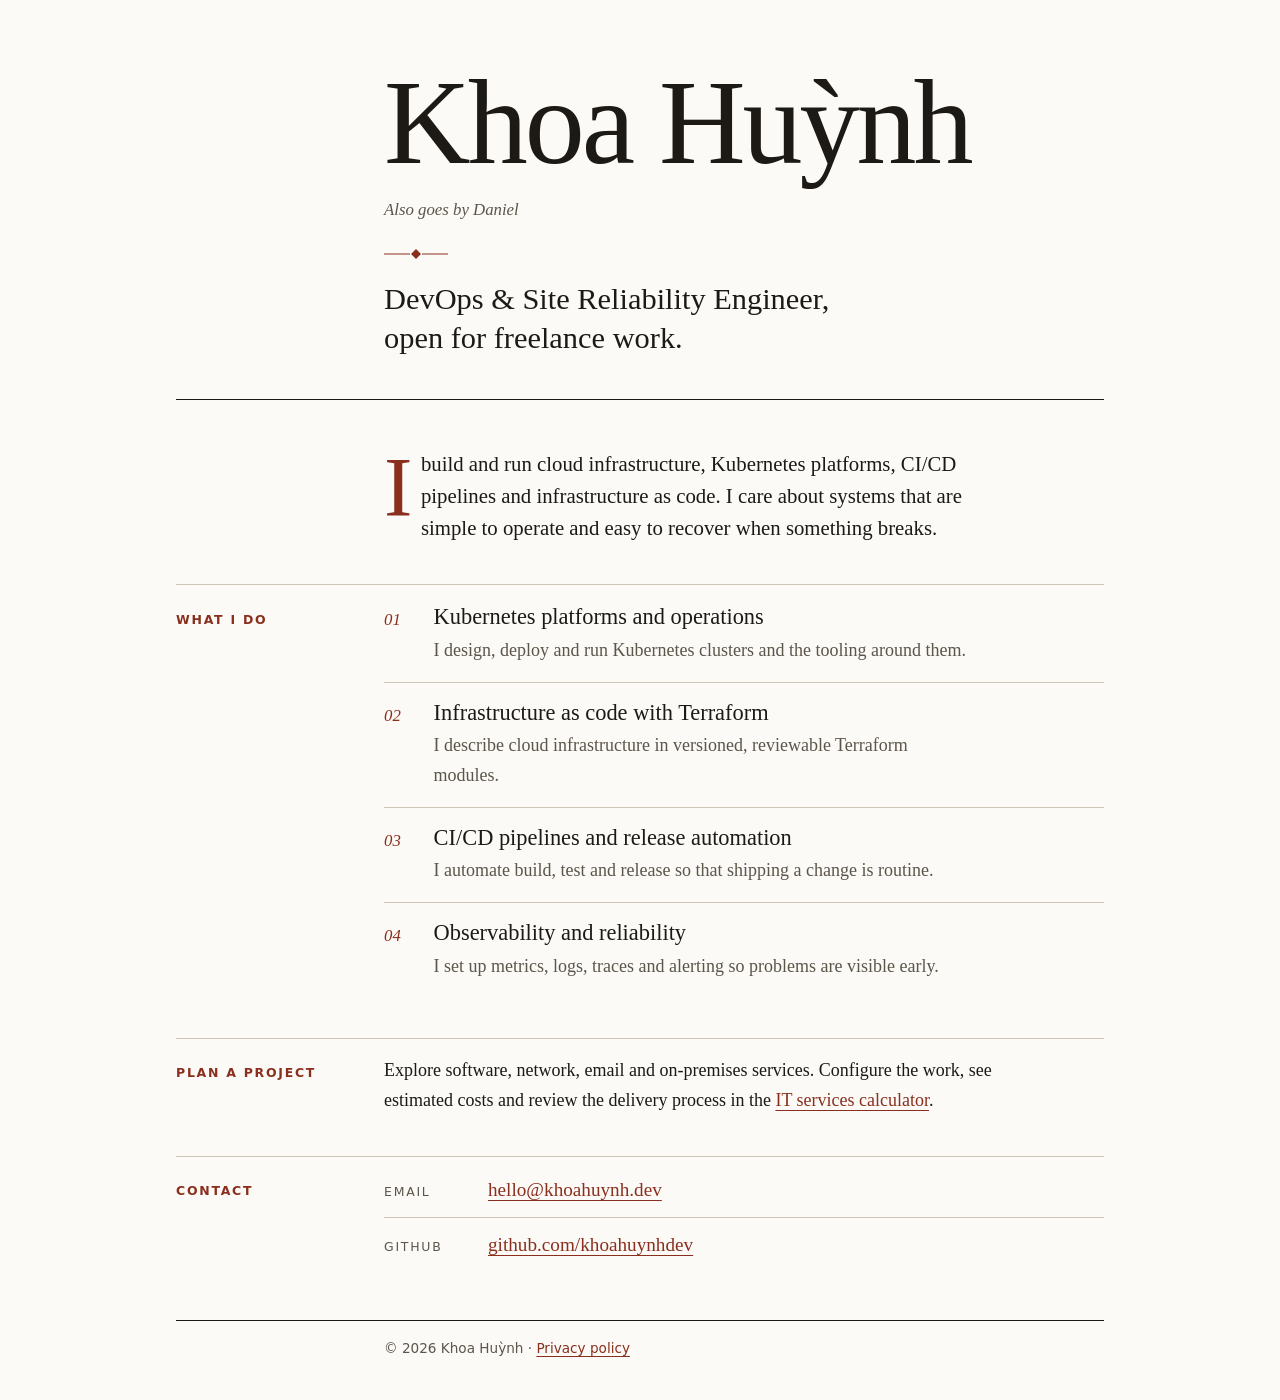
<file: index.html>
<!DOCTYPE html>
<html lang="en">
<head>
  <meta charset="utf-8">
  <meta name="viewport" content="width=device-width, initial-scale=1">
  <title>Khoa Huỳnh · DevOps &amp; SRE Engineer</title>
  <meta name="description" content="Khoa Huỳnh is a DevOps and Site Reliability Engineer who builds and runs cloud infrastructure, Kubernetes platforms, CI/CD and infrastructure as code. Open for freelance work.">
  <link rel="canonical" href="https://khoahuynh.dev/">
  <meta name="theme-color" content="#fbfaf7" media="(prefers-color-scheme: light)">
  <meta name="theme-color" content="#121413" media="(prefers-color-scheme: dark)">
  <meta property="og:type" content="website">
  <meta property="og:title" content="Khoa Huỳnh · DevOps &amp; SRE Engineer">
  <meta property="og:description" content="DevOps and Site Reliability Engineer, open for freelance work. Kubernetes, CI/CD, infrastructure as code and observability.">
  <meta property="og:url" content="https://khoahuynh.dev/">
  <meta property="og:site_name" content="Khoa Huỳnh">
  <meta property="og:locale" content="en_US">
  <meta property="og:image" content="https://khoahuynh.dev/og-image.png">
  <meta property="og:image:type" content="image/png">
  <meta property="og:image:width" content="1200">
  <meta property="og:image:height" content="630">
  <meta property="og:image:alt" content="Khoa Huỳnh, DevOps and Site Reliability Engineer, open for freelance work.">
  <meta name="twitter:card" content="summary_large_image">
  <link rel="icon" href="/favicon.svg" type="image/svg+xml">
  <link rel="stylesheet" href="/styles.css">
</head>
<body>
  <a class="skip-link" href="#main">Skip to content</a>
  <div class="page">
    <header class="masthead">
      <h1>Khoa Huỳnh</h1>
      <p class="aka">Also goes by Daniel</p>
      <svg class="orn" width="64" height="12" viewBox="0 0 64 12" aria-hidden="true" focusable="false"><path d="M0 6h26M38 6h26" fill="none" stroke="currentColor" stroke-width="1"/><path d="M32 1l5 5-5 5-5-5z" fill="currentColor"/></svg>
      <p class="role">DevOps &amp; Site Reliability Engineer, open for freelance work.</p>
    </header>

    <main id="main">
      <p class="lead">I build and run cloud infrastructure, Kubernetes platforms, CI/CD pipelines and infrastructure as code. I care about systems that are simple to operate and easy to recover when something breaks.</p>

      <section aria-labelledby="work">
      <h2 id="work">What I do</h2>
      <dl class="services">
        <div><dt>Kubernetes platforms and operations</dt>
        <dd>I design, deploy and run Kubernetes clusters and the tooling around them.</dd></div>
        <div><dt>Infrastructure as code with Terraform</dt>
        <dd>I describe cloud infrastructure in versioned, reviewable Terraform modules.</dd></div>
        <div><dt>CI/CD pipelines and release automation</dt>
        <dd>I automate build, test and release so that shipping a change is routine.</dd></div>
        <div><dt>Observability and reliability</dt>
        <dd>I set up metrics, logs, traces and alerting so problems are visible early.</dd></div>
      </dl>
      </section>

      <section aria-labelledby="pricing">
      <h2 id="pricing">Plan a project</h2>
      <p>Explore software, network, email and on-premises services. Configure the work, see estimated costs and review the delivery process in the <a href="/pricing.html">IT services calculator</a>.</p>
      </section>

      <section aria-labelledby="contact">
      <h2 id="contact">Contact</h2>
      <ul class="contact">
        <li><span>Email</span><a href="mailto:hello@khoahuynh.dev">hello@khoahuynh.dev</a></li>
        <li><span>GitHub</span><a href="https://github.com/khoahuynhdev">github.com/khoahuynhdev</a></li>
      </ul>
      </section>
    </main>

    <footer>
      <p>&copy; 2026 Khoa Huỳnh · <a href="/privacy.html">Privacy policy</a></p>
    </footer>
  </div>
</body>
</html>
</file>
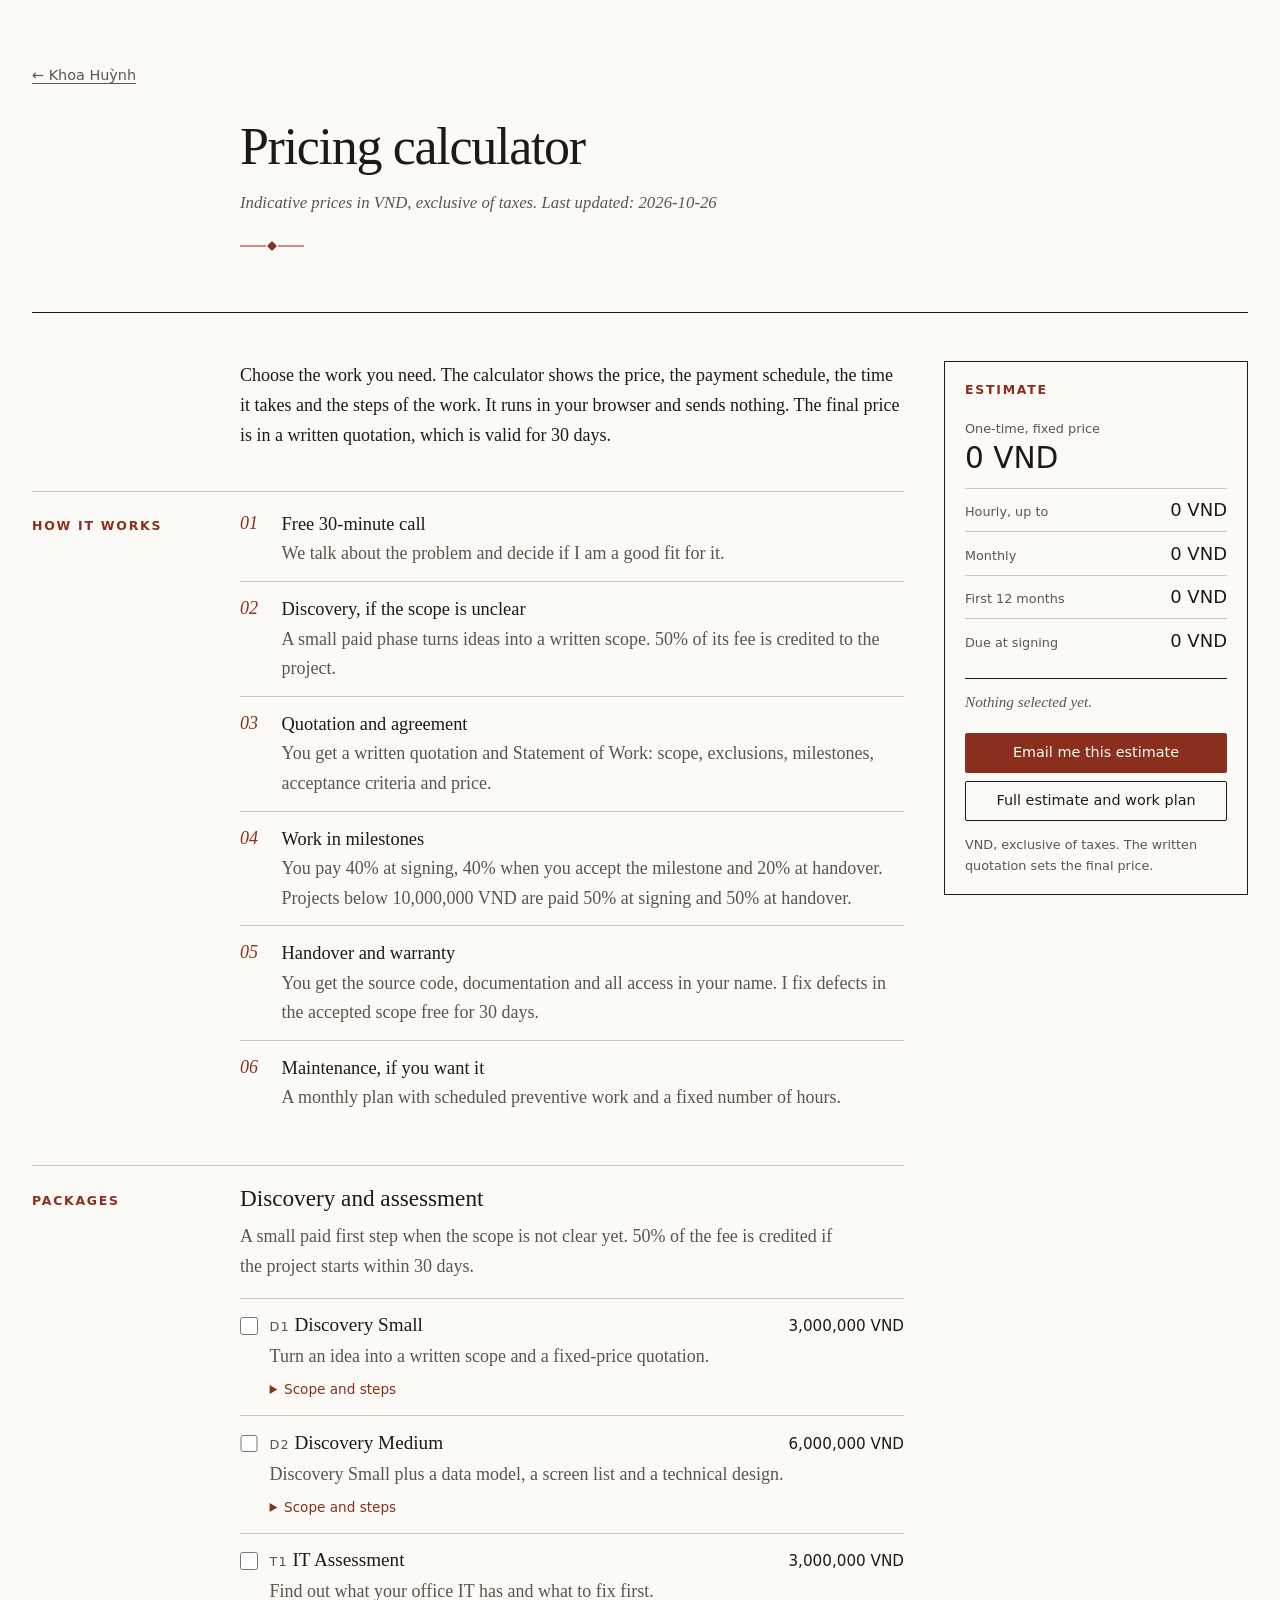
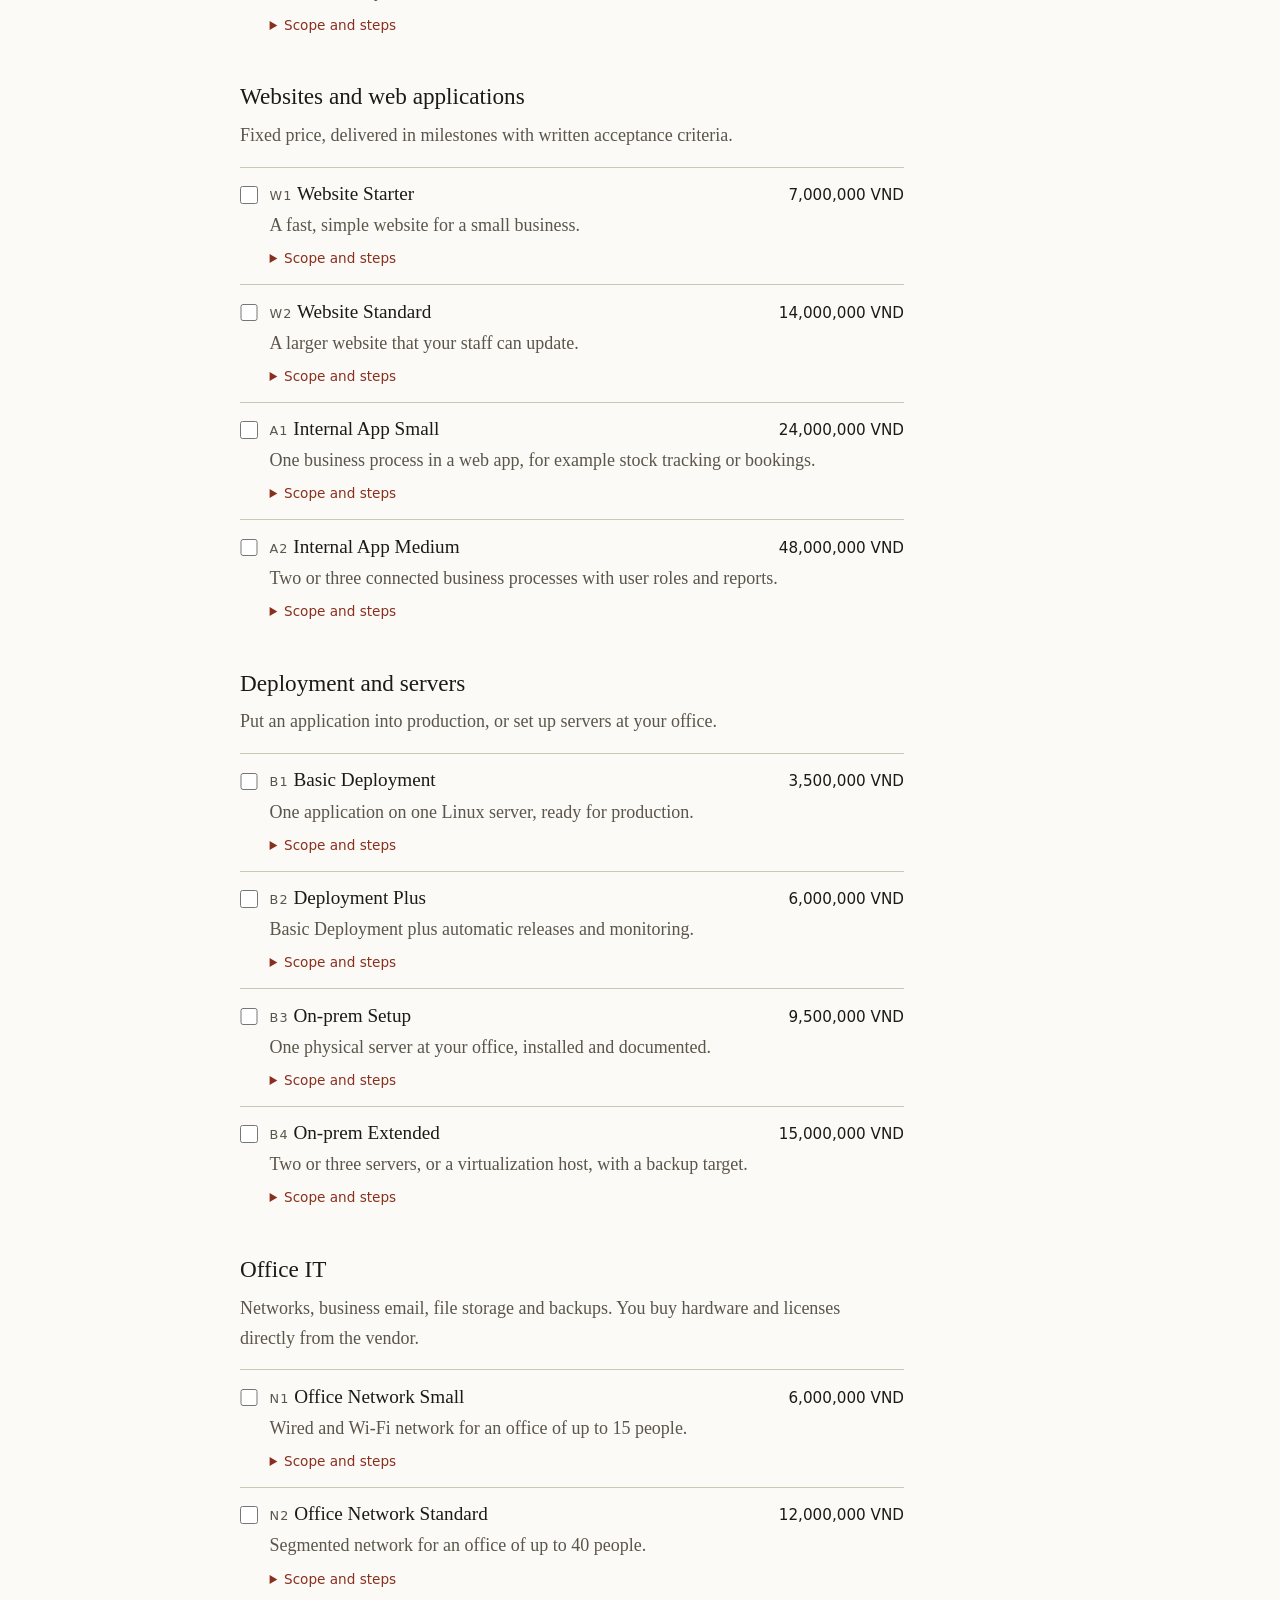
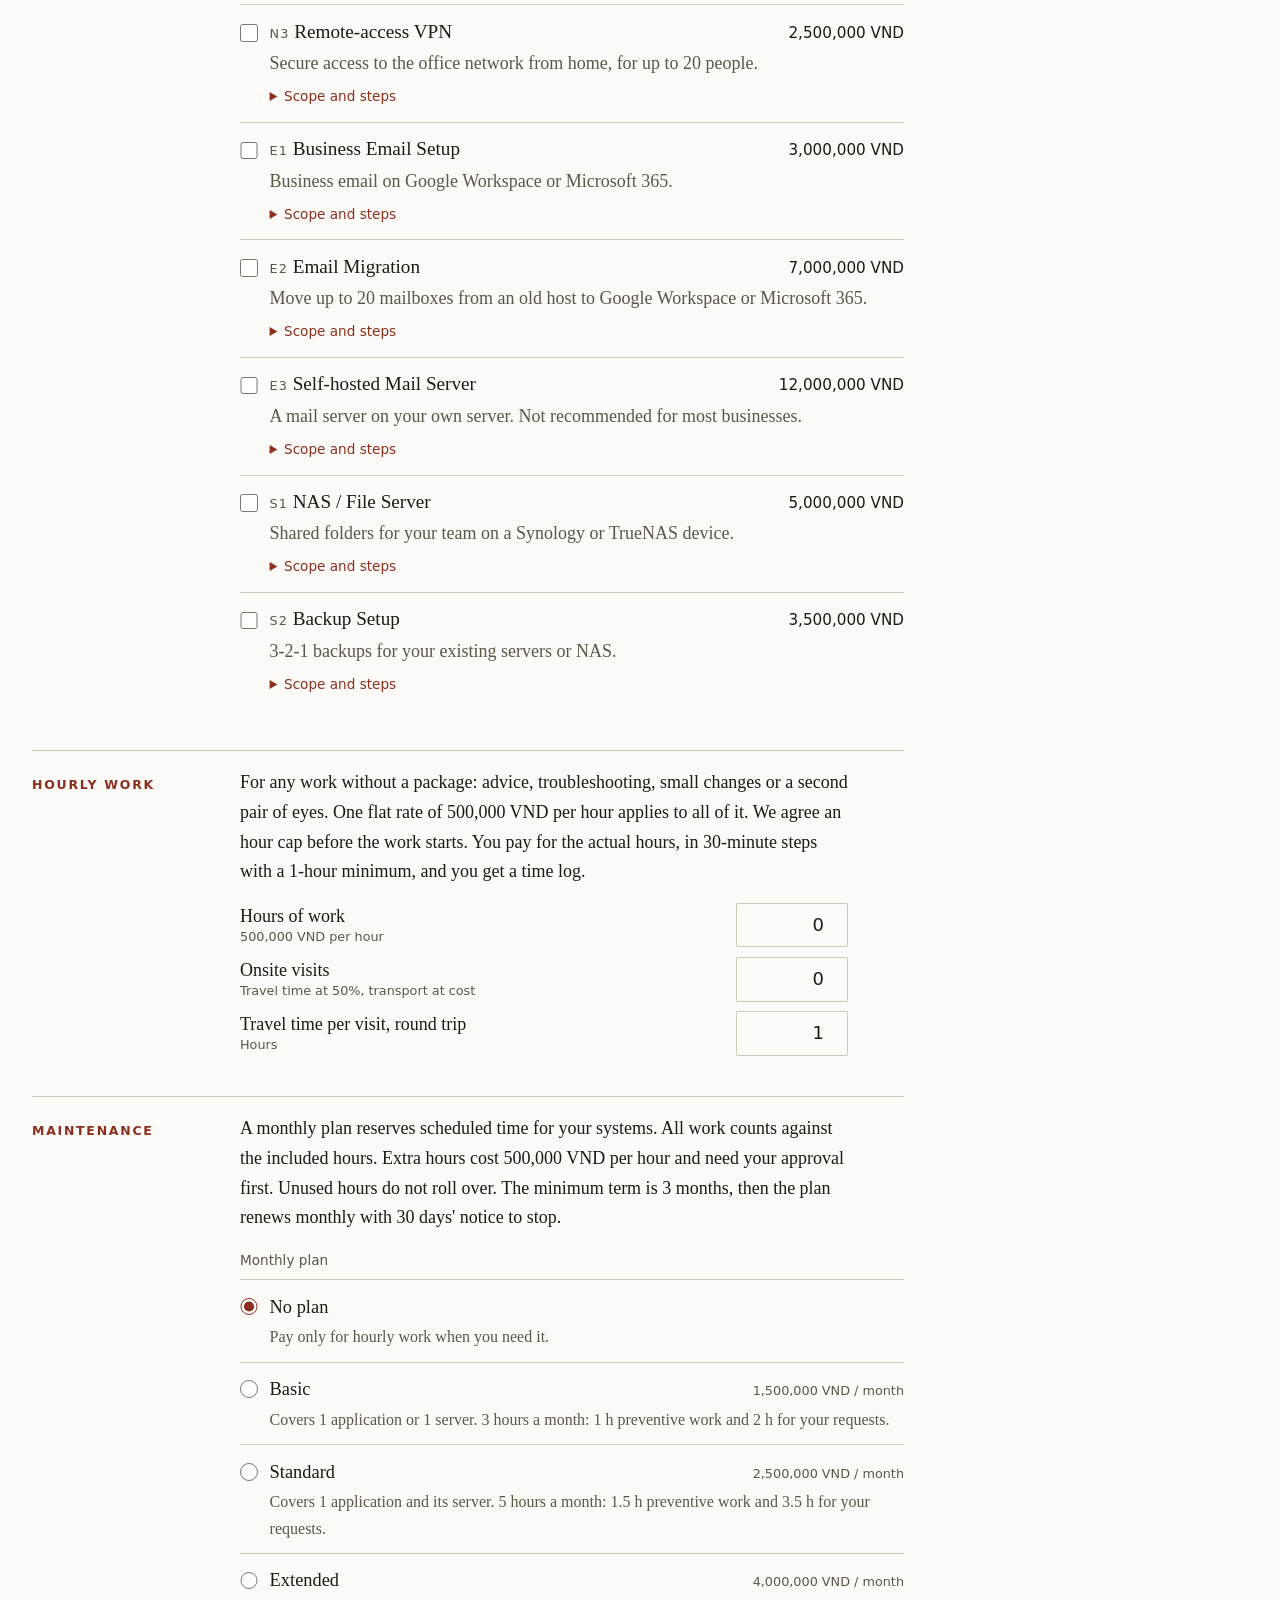
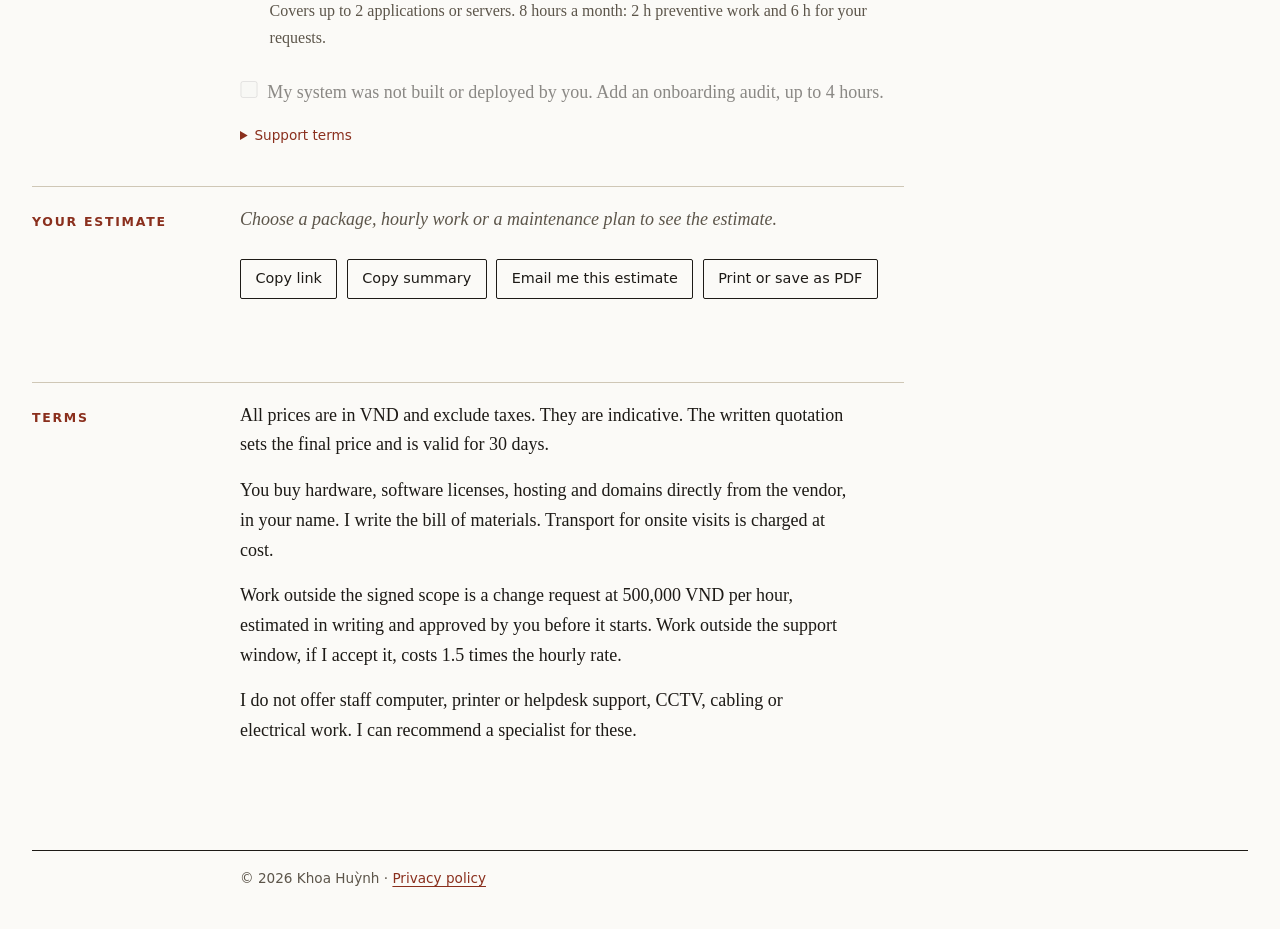
<file: claude-pricing.html>
<!DOCTYPE html>
<html lang="en">
<head>
  <meta charset="utf-8">
  <meta name="viewport" content="width=device-width, initial-scale=1">
  <title>Pricing calculator · Khoa Huỳnh</title>
  <meta name="description" content="Estimate the price, payment schedule and steps of a website, web app, deployment or office IT project with Khoa Huỳnh. Prices in VND.">
  <link rel="canonical" href="https://khoahuynh.dev/claude-pricing.html">
  <meta name="theme-color" content="#fbfaf7" media="(prefers-color-scheme: light)">
  <meta name="theme-color" content="#121413" media="(prefers-color-scheme: dark)">
  <meta property="og:type" content="website">
  <meta property="og:title" content="Pricing calculator · Khoa Huỳnh">
  <meta property="og:description" content="Estimate the price, payment schedule and steps of a project. Prices in VND, exclusive of taxes.">
  <meta property="og:url" content="https://khoahuynh.dev/claude-pricing.html">
  <link rel="icon" href="/favicon.svg" type="image/svg+xml">
  <link rel="stylesheet" href="/styles.css">
  <link rel="stylesheet" href="/claude-pricing.css">
  <script type="module" src="/claude-pricing.js"></script>
</head>
<body>
  <a class="skip-link" href="#main">Skip to content</a>
  <div class="page page-wide">
    <header class="masthead">
      <p class="back"><a href="/">&larr; Khoa Huỳnh</a></p>
      <h1 class="doc-title">Pricing calculator</h1>
      <p class="aka">Indicative prices in VND, exclusive of taxes. Last updated: 2026-10-26</p>
      <svg class="orn" width="64" height="12" viewBox="0 0 64 12" aria-hidden="true" focusable="false"><path d="M0 6h26M38 6h26" fill="none" stroke="currentColor" stroke-width="1"/><path d="M32 1l5 5-5 5-5-5z" fill="currentColor"/></svg>
    </header>

    <div class="layout">
    <main id="main">
      <p>Choose the work you need. The calculator shows the price, the payment schedule, the time it takes and the steps of the work. It runs in your browser and sends nothing. The final price is in a written quotation, which is valid for 30 days.</p>
      <noscript><p>The calculator needs JavaScript. You can still read the terms below, or email <a href="mailto:hello@khoahuynh.dev">hello@khoahuynh.dev</a> for a quotation.</p></noscript>

      <section aria-labelledby="flow">
      <h2 id="flow">How it works</h2>
      <ol class="flow">
        <li><span class="flow-title">Free 30-minute call</span> We talk about the problem and decide if I am a good fit for it.</li>
        <li><span class="flow-title">Discovery, if the scope is unclear</span> A small paid phase turns ideas into a written scope. 50% of its fee is credited to the project.</li>
        <li><span class="flow-title">Quotation and agreement</span> You get a written quotation and Statement of Work: scope, exclusions, milestones, acceptance criteria and price.</li>
        <li><span class="flow-title">Work in milestones</span> You pay 40% at signing, 40% when you accept the milestone and 20% at handover. Projects below 10,000,000 VND are paid 50% at signing and 50% at handover.</li>
        <li><span class="flow-title">Handover and warranty</span> You get the source code, documentation and all access in your name. I fix defects in the accepted scope free for 30 days.</li>
        <li><span class="flow-title">Maintenance, if you want it</span> A monthly plan with scheduled preventive work and a fixed number of hours.</li>
      </ol>
      </section>

      <section aria-labelledby="packages-title">
      <h2 id="packages-title">Packages</h2>
      <div id="packages" class="catalog"></div>
      </section>

      <section aria-labelledby="hourly-title">
      <h2 id="hourly-title">Hourly work</h2>
      <div>
        <p>For any work without a package: advice, troubleshooting, small changes or a second pair of eyes. One flat rate of <span data-rate="hourly"></span> applies to all of it. We agree an hour cap before the work starts. You pay for the actual hours, in 30-minute steps with a 1-hour minimum, and you get a time log.</p>
        <div class="fields">
          <label for="hours"><span class="field-name">Hours of work</span><span class="field-rate" data-rate="hourly"></span></label>
          <input id="hours" type="number" min="0" max="200" step="0.5" inputmode="decimal" value="0">
          <label for="visits"><span class="field-name">Onsite visits</span><span class="field-rate">Travel time at 50%, transport at cost</span></label>
          <input id="visits" type="number" min="0" max="20" step="1" inputmode="numeric" value="0">
          <label for="travel-hours"><span class="field-name">Travel time per visit, round trip</span><span class="field-rate">Hours</span></label>
          <input id="travel-hours" type="number" min="0" max="8" step="0.5" inputmode="decimal" value="1">
        </div>
      </div>
      </section>

      <section aria-labelledby="care-title">
      <h2 id="care-title">Maintenance</h2>
      <div>
        <p>A monthly plan reserves scheduled time for your systems. All work counts against the included hours. Extra hours cost <span data-rate="hourly"></span> and need your approval first. Unused hours do not roll over. The minimum term is 3 months, then the plan renews monthly with 30 days' notice to stop.</p>
        <fieldset class="plans">
          <legend>Monthly plan</legend>
          <div id="plans"></div>
        </fieldset>
        <label class="check" for="audit"><input id="audit" type="checkbox"> My system was not built or deployed by you. Add an onboarding audit, up to 4 hours.</label>
        <details class="terms">
          <summary>Support terms</summary>
          <p>I work on a part-time schedule. On weekdays, support work happens at 7:30–9:00, 16:00–18:00 and 19:00–21:00, Vietnam time. At weekends I do planned work by agreement, such as cutovers and onsite visits. There is no support on public holidays or during Tết. I am not a 24/7 provider and do not guarantee uptime or restoration times.</p>
          <div class="table-wrap">
          <table>
            <thead><tr><th scope="col">Priority</th><th scope="col">Meaning</th><th scope="col">Acknowledgment</th><th scope="col">Action</th></tr></thead>
            <tbody>
              <tr><td>P1</td><td>Full outage</td><td>Best effort, normally in the next support window</td><td>Best effort, no fixed restoration time</td></tr>
              <tr><td>P2</td><td>Core function down, no workaround</td><td>Best effort, normally in the next support window</td><td>Best effort, no fixed restoration time</td></tr>
              <tr><td>P3</td><td>Partly broken, a workaround exists</td><td>Within 2 business days</td><td>Investigation scheduled within 3 business days</td></tr>
              <tr><td>P4</td><td>Minor issue or question</td><td>Within 2 business days</td><td>Next monthly maintenance, or by agreement</td></tr>
            </tbody>
          </table>
          </div>
          <p>Acknowledgment means I confirm the request and its priority. It is not the fix. If a system must have an immediate response at all times, another provider must hold that responsibility, and I cooperate with them.</p>
        </details>
      </div>
      </section>

      <div class="totalbar" aria-live="polite">
        <span><span class="bar-label">One-time</span> <span id="bar-once">0 VND</span></span>
        <span><span class="bar-label">Hourly, up to</span> <span id="bar-hourly">0 VND</span></span>
        <span><span class="bar-label">Monthly</span> <span id="bar-monthly">0 VND</span></span>
        <a href="#estimate-title">See estimate</a>
      </div>

      <section aria-labelledby="estimate-title" class="estimate">
      <h2 id="estimate-title">Your estimate</h2>
      <div>
        <div id="result"><p class="empty">Choose a package, hourly work or a maintenance plan to see the estimate.</p></div>
        <div class="actions">
          <button type="button" id="copy-link">Copy link</button>
          <button type="button" id="copy-text">Copy summary</button>
          <a class="button" data-email href="mailto:hello@khoahuynh.dev">Email me this estimate</a>
          <button type="button" id="print">Print or save as PDF</button>
        </div>
        <p id="status" class="status" role="status"></p>
      </div>
      </section>

      <section aria-labelledby="terms-title">
      <h2 id="terms-title">Terms</h2>
      <div>
        <p>All prices are in VND and exclude taxes. They are indicative. The written quotation sets the final price and is valid for 30 days.</p>
        <p>You buy hardware, software licenses, hosting and domains directly from the vendor, in your name. I write the bill of materials. Transport for onsite visits is charged at cost.</p>
        <p>Work outside the signed scope is a change request at <span data-rate="hourly"></span>, estimated in writing and approved by you before it starts. Work outside the support window, if I accept it, costs 1.5 times the hourly rate.</p>
        <p>I do not offer staff computer, printer or helpdesk support, CCTV, cabling or electrical work. I can recommend a specialist for these.</p>
      </div>
      </section>
    </main>

    <aside class="summary" aria-labelledby="summary-title">
      <h2 id="summary-title">Estimate</h2>
      <p class="sum-label">One-time, fixed price</p>
      <p id="sum-once" class="sum-big" aria-live="polite">0 VND</p>
      <dl class="sum-rows">
        <div><dt>Hourly, up to</dt><dd id="sum-hourly">0 VND</dd></div>
        <div><dt>Monthly</dt><dd id="sum-monthly">0 VND</dd></div>
        <div><dt>First 12 months</dt><dd id="sum-year">0 VND</dd></div>
        <div><dt>Due at signing</dt><dd id="sum-start">0 VND</dd></div>
      </dl>
      <ul id="sum-lines" class="sum-lines"></ul>
      <p id="sum-time" class="sum-note"></p>
      <div class="sum-actions">
        <a class="button primary" data-email href="mailto:hello@khoahuynh.dev">Email me this estimate</a>
        <a class="button" href="#estimate-title">Full estimate and work plan</a>
      </div>
      <p class="sum-note">VND, exclusive of taxes. The written quotation sets the final price.</p>
    </aside>
    </div>

    <footer>
      <p>&copy; 2026 Khoa Huỳnh · <a href="/privacy.html">Privacy policy</a></p>
    </footer>
  </div>
</body>
</html>
</file>
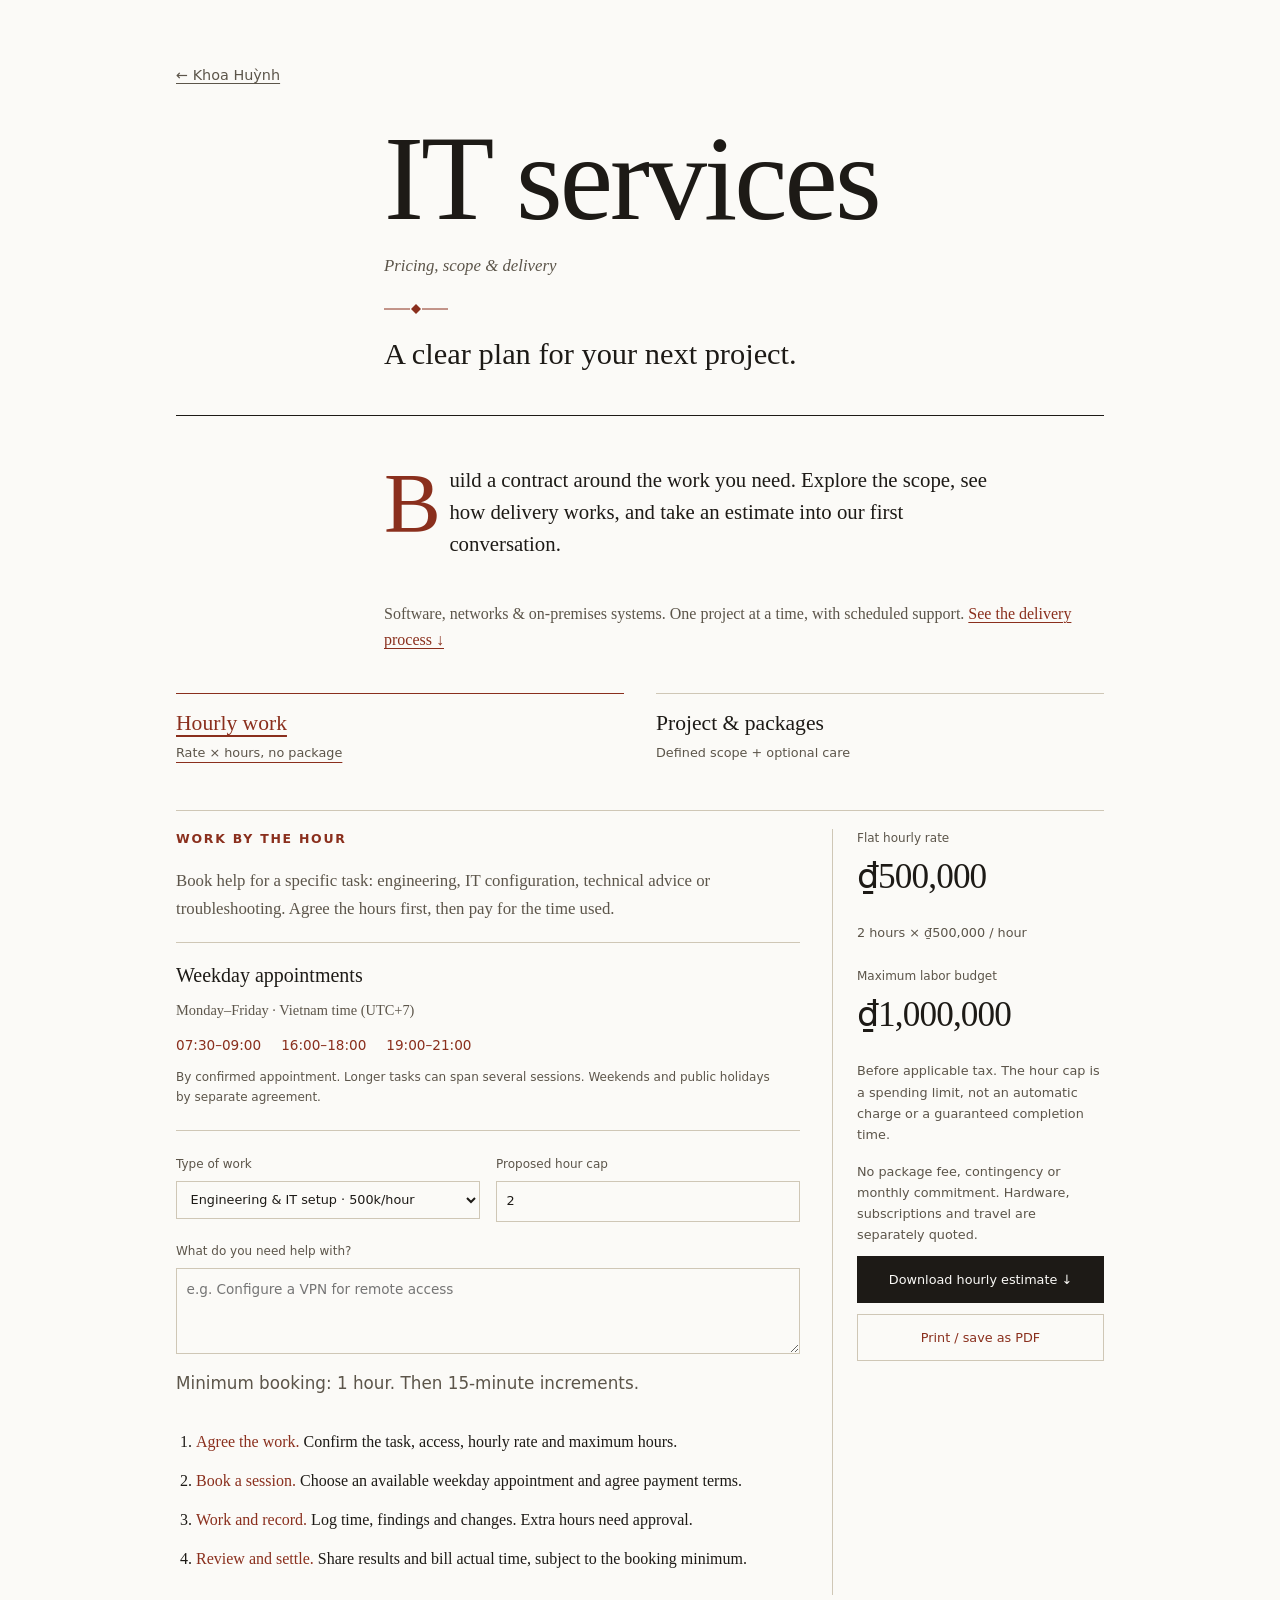
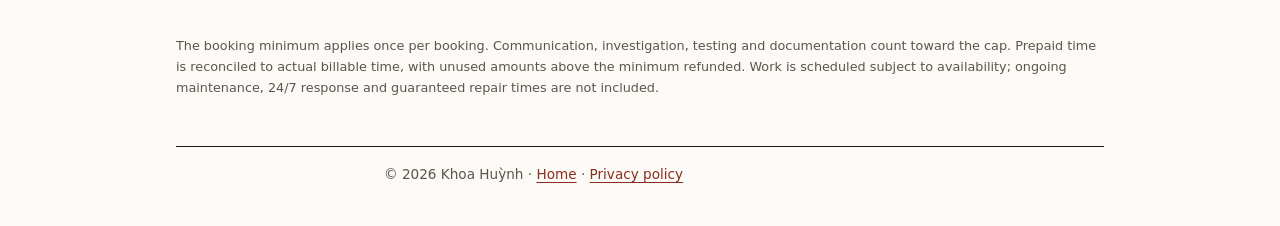
<file: codex-pricing.html>
<!doctype html>
<html lang="en">
<head>
  <meta charset="utf-8">
  <meta name="viewport" content="width=device-width, initial-scale=1">
  <title>IT services estimator · Khoa Huỳnh</title>
  <meta name="description" content="Plan your IT project: configure services, compare one-time and monthly costs, and see the work and delivery milestones.">
  <link rel="canonical" href="https://khoahuynh.dev/pricing">
  <link rel="icon" href="/favicon.svg" type="image/svg+xml">
  <meta name="theme-color" content="#fbfaf7" media="(prefers-color-scheme: light)">
  <meta name="theme-color" content="#121413" media="(prefers-color-scheme: dark)">
  <meta property="og:type" content="website">
  <meta property="og:title" content="IT services estimator · Khoa Huỳnh">
  <meta property="og:description" content="Websites, web apps, networks and servers for small businesses. See the price, the payment plan and every step of the work.">
  <meta property="og:url" content="https://khoahuynh.dev/pricing">
  <meta property="og:site_name" content="Khoa Huỳnh">
  <meta property="og:locale" content="en_US">
  <meta property="og:image" content="https://khoahuynh.dev/og-pricing.png">
  <meta property="og:image:type" content="image/png">
  <meta property="og:image:width" content="1200">
  <meta property="og:image:height" content="630">
  <meta property="og:image:alt" content="IT services estimator by Khoa Huỳnh: clear prices, payment plans and steps for small businesses.">
  <meta name="twitter:card" content="summary_large_image">
  <link rel="stylesheet" href="/styles.css">
  <link rel="stylesheet" href="/codex-pricing.css">
  <script type="module" src="/codex-pricing.js"></script>
</head>
<body>
<a class="skip-link" href="#main">Skip to calculator</a>
<div class="page calculator-page">
<header class="masthead">
  <p class="back"><a href="/">&larr; Khoa Huỳnh</a></p>
  <h1>IT services</h1>
  <p class="aka">Pricing, scope &amp; delivery</p>
  <svg class="orn" width="64" height="12" viewBox="0 0 64 12" aria-hidden="true" focusable="false"><path d="M0 6h26M38 6h26" fill="none" stroke="currentColor" stroke-width="1"/><path d="M32 1l5 5-5 5-5-5z" fill="currentColor"/></svg>
  <p class="role">A clear plan for your next project.</p>
</header>
<main id="main">
  <p class="lead">Build a contract around the work you need. Explore the scope, see how delivery works, and take an estimate into our first conversation.</p>
  <p class="intro-note">Software, networks &amp; on-premises systems. One project at a time, with scheduled support. <a href="#hourly-work" id="delivery-link">See the delivery process &darr;</a></p>
  <noscript><p class="notice">Enable JavaScript to use this calculator. Standalone hourly work is 500,000 VND/hour; maintenance starts at 900k VND/month for 2 included hours.</p></noscript>
  <div class="pricing-modes" role="group" aria-label="Choose how to price your work">
    <button type="button" data-pricing-mode="hourly" aria-pressed="true">Hourly work <span>Rate × hours, no package</span></button>
    <button type="button" data-pricing-mode="project" aria-pressed="false">Project &amp; packages <span>Defined scope + optional care</span></button>
  </div>
  <section id="hourly-work" class="hourly-work" aria-labelledby="hourly-title">
    <div>
      <h2 id="hourly-title">Work by the hour</h2>
      <p>Book help for a specific task: engineering, IT configuration, technical advice or troubleshooting. Agree the hours first, then pay for the time used.</p>
      <div class="booking-windows">
        <h3>Weekday appointments</h3>
        <p>Monday–Friday · Vietnam time (UTC+7)</p>
        <ul aria-label="Appointment windows"><li>07:30–09:00</li><li>16:00–18:00</li><li>19:00–21:00</li></ul>
        <p class="small">By confirmed appointment. Longer tasks can span several sessions. Weekends and public holidays by separate agreement.</p>
      </div>
      <div class="field-grid">
        <label>Type of work<select id="hourly-service">
          <option value="engineering">Engineering &amp; IT setup · 500k/hour</option>
          <option value="consultation">Technical consultation · 500k/hour</option>
          <option value="troubleshooting">Troubleshooting · 500k/hour</option>
        </select></label>
        <label>Proposed hour cap<input id="hourly-hours" type="number" min="1" max="500" step="0.25" value="2" aria-describedby="hourly-minimum"></label>
      </div>
      <label class="hourly-description-label">What do you need help with?<textarea id="hourly-description" maxlength="1000" rows="3" placeholder="e.g. Configure a VPN for remote access"></textarea></label>
      <p id="hourly-minimum" class="small">Minimum booking: 1 hour. Then 15-minute increments.</p>
      <p id="hourly-error" class="notice" role="alert" hidden></p>
      <ol class="hourly-flow">
        <li><strong>Agree the work.</strong> Confirm the task, access, hourly rate and maximum hours.</li>
        <li><strong>Book a session.</strong> Choose an available weekday appointment and agree payment terms.</li>
        <li><strong>Work and record.</strong> Log time, findings and changes. Extra hours need approval.</li>
        <li><strong>Review and settle.</strong> Share results and bill actual time, subject to the booking minimum.</li>
      </ol>
    </div>
    <aside class="hourly-summary" aria-label="Hourly estimate">
      <div class="total-block"><span>Flat hourly rate</span><strong id="hourly-rate">500,000 ₫</strong></div>
      <div aria-live="polite" aria-atomic="true"><p id="hourly-calculation" class="small"></p><div class="total-block"><span>Maximum labor budget</span><strong id="hourly-total">1,000,000 ₫</strong></div></div>
      <p class="small">Before applicable tax. The hour cap is a spending limit, not an automatic charge or a guaranteed completion time.</p>
      <p class="small">No package fee, contingency or monthly commitment. Hardware, subscriptions and travel are separately quoted.</p>
      <button id="hourly-download" class="primary" type="button">Download hourly estimate ↓</button>
      <button id="hourly-print" class="secondary" type="button">Print / save as PDF</button>
      <p id="hourly-status" class="small" role="status"></p>
    </aside>
    <p class="small hourly-terms">The booking minimum applies once per booking. Communication, investigation, testing and documentation count toward the cap. Prepaid time is reconciled to actual billable time, with unused amounts above the minimum refunded. Work is scheduled subject to availability; ongoing maintenance, 24/7 response and guaranteed repair times are not included.</p>
  </section>
  <div class="workspace" data-project-view hidden>
  <div class="configuration">
    <section class="panel" aria-labelledby="packages-title"><div class="section-head"><span class="step">01</span><div><h2 id="packages-title">Start with a package</h2><p>A starting scope. Every item can be adjusted.</p></div></div><div id="presets" class="presets"></div><p class="small">Switching packages replaces service selections and support. Commercial settings below stay as entered.</p></section>
    <section class="panel" aria-labelledby="services-title"><div class="section-head"><span class="step">02</span><div><h2 id="services-title">Choose the work</h2><p>400,000 VND/hour base + contingency: 460,000/hour at the standard 15%, up to 480,000/hour at 20%. Expand a service for scope and delivery steps.</p></div></div><div class="filters" role="group" aria-label="Filter services"><button type="button" class="filter active" data-filter="All" aria-pressed="true">All services</button><button type="button" class="filter" data-filter="Software" aria-pressed="false">Software</button><button type="button" class="filter" data-filter="Infrastructure" aria-pressed="false">Infrastructure</button><button type="button" class="filter" data-filter="Email &amp; data" aria-pressed="false">Email &amp; data</button></div><div id="catalog"></div></section>
    <section class="panel" aria-labelledby="support-title"><div class="section-head"><span class="step">03</span><div><h2 id="support-title">Plan ongoing care</h2><p>Optional scheduled maintenance. More hours, the same response targets.</p></div></div><div id="support-options" class="support-options"></div><p class="small">One shared allowance for the named support scope, not per selected item. Communication, checks and investigation all count. Infrastructure estates need a separate scope review. Package hourly comparisons use the full included allowance; unused hours expire.</p><div class="field-grid"><label>Expected approved overage / month <span class="input-unit"><input id="overage" type="number" min="0" max="20" step="0.25" value="0"><span>hours</span></span></label><label>Budget horizon<select id="months"><option value="1">1 month of support</option><option value="3">3 months of support</option><option value="6">6 months of support</option><option value="12" selected>12 months of support</option></select></label></div><p class="small">Overage: 500,000 VND/hour, subject to approval and availability. The horizon is for budgeting, not a minimum term.</p></section>
    <section class="panel" aria-labelledby="assumptions-title"><div class="section-head"><span class="step">04</span><div><h2 id="assumptions-title">Set estimate assumptions</h2><p>Make allowances visible before agreeing a fixed price.</p></div></div><div class="field-grid"><label>Contingency<select id="contingency"><option value="10">10% · repeat, understood work</option><option value="15" selected>15% · standard allowance</option><option value="20">20% · bounded uncertainty</option></select></label><label>One-time services discount<select id="discount"><option value="0">No discount</option><option value="10">10% · acquaintance discount</option><option value="15">15% · exceptional approval</option></select></label><label>External one-time costs (VND)<input id="external" type="number" min="0" max="1000000000" step="1000" value="0"></label><label>Travel time <span class="input-unit"><input id="travel" type="number" min="0" max="200" step="0.5" value="0"><span>hours</span></span></label><label>Project delivery capacity<select id="capacity"><option value="2">2 hours / week</option><option value="4" selected>4 hours / week · baseline</option><option value="6">6 hours / week · confirm capacity</option></select></label><label>Estimate name<input id="estimate-name" maxlength="100" placeholder="e.g. An's office setup" autocomplete="off"></label></div><p class="small">Travel: 325,000 VND/hour. Hardware, hosting, subscriptions and transport are excluded unless entered. Tax is unresolved and is not assumed to be zero. Inputs stay in this page; nothing is submitted or saved automatically.</p><p id="validation" class="notice" role="alert" hidden></p></section>
  </div>
  <aside class="estimate" aria-labelledby="estimate-title"><div class="estimate-heading"><span class="eyebrow">YOUR ESTIMATE</span><span id="item-count" class="pill">0 services</span></div><h2 id="estimate-title">Project overview</h2><p class="small">All prices in VND, before applicable tax.</p><div class="total-block"><span>One-time project</span><strong id="one-time">₫0</strong></div><div id="line-items" class="line-items"></div><dl id="breakdown" class="breakdown"></dl><p id="effective-rate" class="small"></p><div class="recurring"><div><span>Monthly care</span><strong id="monthly">₫0</strong></div><p id="monthly-note"></p></div><div class="budget"><span id="budget-label">12-month planning budget</span><strong id="budget">₫0</strong></div><p class="small">Setup + selected months of support. Excludes unentered recurring supplier charges and tax.</p><div class="schedule"><span>Estimated project delivery</span><strong id="duration">Choose a service</strong><p id="duration-note"></p></div><div id="warnings"></div><button id="download" class="primary" type="button">Download proposal ↓</button><button id="print" class="secondary" type="button">Print / save as PDF</button><p id="action-status" class="small" role="status"></p><p class="small">Indicative pricing. Final scope, tax and availability are confirmed in a written quotation.</p></aside>
  </div>
  <section id="workflow" data-project-view hidden class="workflow" aria-labelledby="workflow-title"><p class="eyebrow">FROM ESTIMATE TO HANDOVER</p><h2 id="workflow-title">What working together looks like.</h2><div class="flow-grid"><article><span>01 / DISCOVER</span><h3>Agree the outcome</h3><p>Review your systems, dependencies and scope. Unclear work starts with paid discovery: 2.76M for up to 6 hours, separately quoted.</p></article><article><span>02 / COMMIT</span><h3>Scope &amp; sign</h3><p>Confirm deliverables, acceptance tests and dates. A 40% services deposit books the work.</p><strong id="payment-1"></strong></article><article><span>03 / BUILD</span><h3>Implement &amp; review</h3><p>Scheduled engineering sessions, progress demonstrations and agreed change windows. 40% on milestone acceptance.</p><strong id="payment-2"></strong></article><article><span>04 / HAND OVER</span><h3>Test &amp; transfer</h3><p>Accept the work, receive documentation and access. Final 20% payment; 30-day defect warranty begins.</p><strong id="payment-3"></strong></article></div><p class="small">Milestones apply to professional services after discount. Approved external costs are prepaid; travel is agreed separately. Discovery is not included in the calculator total.</p><div id="selected-work" class="selected-work"></div></section>
  <section data-project-view hidden class="sla" aria-labelledby="sla-title"><div><p class="eyebrow">CLEAR SUPPORT BOUNDARIES</p><h2 id="sla-title">Scheduled care.<br>Defined responsibilities.</h2><p>Weekday appointments: 07:30–09:00, 16:00–18:00 and 19:00–21:00, Asia/Ho_Chi_Minh (UTC+7). Weekends and public holidays by separate agreement. Warranty fixes are separate from the paid maintenance allowance.</p></div><dl><div><dt>2 business days</dt><dd>Target to acknowledge a request.</dd></div><div><dt>3 business days</dt><dd>Target to arrange a bug-investigation appointment, not to complete a repair.</dd></div><div><dt>Best-effort critical incidents</dt><dd>No 24/7 staffing, guaranteed uptime or fixed restoration time. Name an alternate provider for immediate response.</dd></div><div><dt>Monthly, with clear limits</dt><dd>Hours expire monthly. Overage needs approval. 14 days' notice before renewal to stop. Backup and restore ownership agreed in writing.</dd></div></dl></section>
  <section id="print-proposal" aria-label="Printable proposal"><h2>Contract estimate</h2><pre id="proposal-text"></pre></section>
</main>
<footer><p>&copy; 2026 Khoa Huỳnh · <a href="/">Home</a> · <a href="/privacy.html">Privacy policy</a></p></footer>
</div>
</body>
</html>
</file>
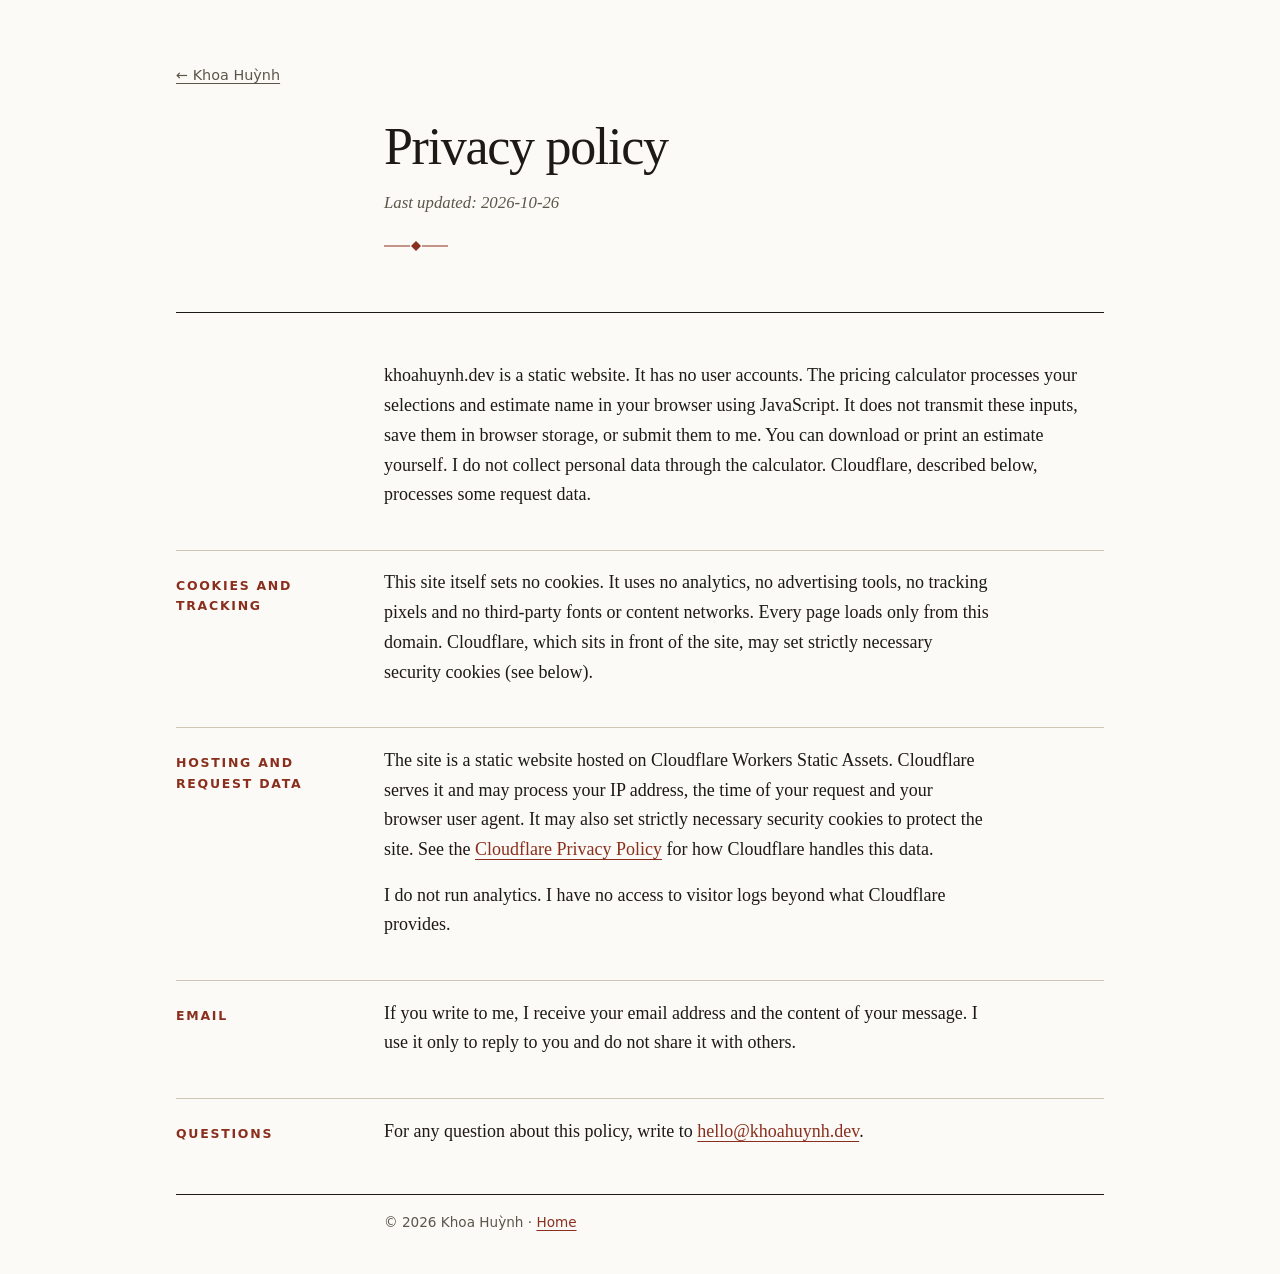
<file: privacy.html>
<!DOCTYPE html>
<html lang="en">
<head>
  <meta charset="utf-8">
  <meta name="viewport" content="width=device-width, initial-scale=1">
  <title>Privacy policy · Khoa Huỳnh</title>
  <meta name="description" content="Privacy policy for khoahuynh.dev: a static site with no cookies, no analytics and no tracking.">
  <link rel="canonical" href="https://khoahuynh.dev/privacy.html">
  <meta name="theme-color" content="#fbfaf7" media="(prefers-color-scheme: light)">
  <meta name="theme-color" content="#121413" media="(prefers-color-scheme: dark)">
  <meta property="og:type" content="website">
  <meta property="og:title" content="Privacy policy · Khoa Huỳnh">
  <meta property="og:description" content="khoahuynh.dev is a static site with no cookies, no analytics and no tracking.">
  <meta property="og:url" content="https://khoahuynh.dev/privacy.html">
  <meta property="og:site_name" content="Khoa Huỳnh">
  <meta property="og:locale" content="en_US">
  <meta property="og:image" content="https://khoahuynh.dev/og-image.png">
  <meta property="og:image:type" content="image/png">
  <meta property="og:image:width" content="1200">
  <meta property="og:image:height" content="630">
  <meta property="og:image:alt" content="Khoa Huỳnh, DevOps and Site Reliability Engineer, open for freelance work.">
  <meta name="twitter:card" content="summary_large_image">
  <link rel="icon" href="/favicon.svg" type="image/svg+xml">
  <link rel="stylesheet" href="/styles.css">
</head>
<body>
  <a class="skip-link" href="#main">Skip to content</a>
  <div class="page">
    <header class="masthead">
      <p class="back"><a href="/">&larr; Khoa Huỳnh</a></p>
      <h1 class="doc-title">Privacy policy</h1>
      <p class="aka">Last updated: 2026-10-26</p>
      <svg class="orn" width="64" height="12" viewBox="0 0 64 12" aria-hidden="true" focusable="false"><path d="M0 6h26M38 6h26" fill="none" stroke="currentColor" stroke-width="1"/><path d="M32 1l5 5-5 5-5-5z" fill="currentColor"/></svg>
    </header>

    <main id="main">
      <p>khoahuynh.dev is a static website. It has no user accounts. The pricing calculator processes your selections and estimate name in your browser using JavaScript. It does not transmit these inputs, save them in browser storage, or submit them to me. You can download or print an estimate yourself. I do not collect personal data through the calculator. Cloudflare, described below, processes some request data.</p>

      <section aria-labelledby="s0">
      <h2 id="s0">Cookies and tracking</h2>
      <p>This site itself sets no cookies. It uses no analytics, no advertising tools, no tracking pixels and no third-party fonts or content networks. Every page loads only from this domain. Cloudflare, which sits in front of the site, may set strictly necessary security cookies (see below).</p>
      </section>

      <section aria-labelledby="s1">
      <h2 id="s1">Hosting and request data</h2>
      <p>The site is a static website hosted on Cloudflare Workers Static Assets. Cloudflare serves it and may process your IP address, the time of your request and your browser user agent. It may also set strictly necessary security cookies to protect the site. See the <a href="https://www.cloudflare.com/privacypolicy/">Cloudflare Privacy Policy</a> for how Cloudflare handles this data.</p>
      <p>I do not run analytics. I have no access to visitor logs beyond what Cloudflare provides.</p>
      </section>

      <section aria-labelledby="s2">
      <h2 id="s2">Email</h2>
      <p>If you write to me, I receive your email address and the content of your message. I use it only to reply to you and do not share it with others.</p>
      </section>

      <section aria-labelledby="s3">
      <h2 id="s3">Questions</h2>
      <p>For any question about this policy, write to <a href="mailto:hello@khoahuynh.dev">hello@khoahuynh.dev</a>.</p>
      </section>
    </main>

    <footer>
      <p>&copy; 2026 Khoa Huỳnh · <a href="/">Home</a></p>
    </footer>
  </div>
</body>
</html>
</file>
<file: styles.css>
:root {
  color-scheme: light dark;
  --bg: #fbfaf7;
  --ink: #1d1a16;
  --muted: #5c554a;
  --accent: #8a2f1d;
  --rule: #cfc7b6;
  --serif: "Iowan Old Style", "Palatino Linotype", Palatino, "Book Antiqua", Georgia, serif;
  --sans: system-ui, -apple-system, "Segoe UI", Roboto, sans-serif;
  --label-col: 11rem;
}
@media (prefers-color-scheme: dark) {
  :root {
    --bg: #121413;
    --ink: #ece6d8;
    --muted: #a69e8d;
    --accent: #e59b7b;
    --rule: #3a3a33;
  }
}
* { box-sizing: border-box; }
html { -webkit-text-size-adjust: 100%; }
body {
  margin: 0;
  background: var(--bg);
  color: var(--ink);
  font: 1.125rem/1.65 var(--serif);
  overflow-wrap: break-word;
}
.page {
  max-width: 62rem;
  margin: 0 auto;
  padding: 2.5rem 1.25rem 2rem;
}
a { color: var(--accent); text-decoration-thickness: 1px; text-underline-offset: 0.2em; }
a:hover { text-decoration-thickness: 2px; }
a:focus-visible, .skip-link:focus-visible {
  outline: 3px solid var(--accent);
  outline-offset: 3px;
  border-radius: 2px;
}
.skip-link {
  position: absolute;
  left: 1rem;
  top: -4rem;
  background: var(--bg);
  color: var(--ink);
  padding: 0.5rem 0.9rem;
  border: 1px solid var(--ink);
  font-family: var(--sans);
  font-size: 0.9rem;
  z-index: 10;
}
.skip-link:focus { top: 1rem; }

.masthead { padding-bottom: 2rem; border-bottom: 1px solid var(--ink); margin-bottom: 2.5rem; }
h1 {
  margin: 0;
  font-weight: 400;
  font-size: clamp(3.1rem, 13vw, 7.5rem);
  line-height: 0.98;
  letter-spacing: -0.025em;
}
h1.doc-title { font-size: clamp(2rem, 8vw, 3.25rem); line-height: 1.05; }
.aka {
  margin: 0.9rem 0 0;
  color: var(--muted);
  font-style: italic;
  font-size: 1.05rem;
}
.orn { display: block; margin: 1.5rem 0 1.25rem; color: var(--accent); }
.role {
  margin: 0;
  max-width: 30ch;
  font-size: clamp(1.35rem, 3.6vw, 1.9rem);
  line-height: 1.3;
}
.back { margin: 0 0 2rem; font-family: var(--sans); font-size: 0.9rem; }
.back a { color: var(--muted); }
.back a:hover { color: var(--accent); }

main > section, main > .lead, main > p { margin: 0 0 2.5rem; }
.lead {
  font-size: 1.3rem;
  line-height: 1.55;
  max-width: 38rem;
}
.lead::first-letter {
  float: left;
  font-size: 4.1em;
  line-height: 0.82;
  padding: 0.06em 0.1em 0 0;
  color: var(--accent);
}
section { border-top: 1px solid var(--rule); padding-top: 1.1rem; }
section > :last-child { margin-bottom: 0; }
h2 {
  margin: 0 0 1.1rem;
  font-family: var(--sans);
  font-size: 0.78rem;
  font-weight: 600;
  letter-spacing: 0.14em;
  text-transform: uppercase;
  color: var(--accent);
}
section p { margin: 0 0 1rem; max-width: 38rem; }

.services { margin: 0; padding: 0; counter-reset: svc; }
.services > div {
  counter-increment: svc;
  display: grid;
  grid-template-columns: 2.6rem 1fr;
  column-gap: 0.5rem;
  padding: 1rem 0;
  border-top: 1px solid var(--rule);
}
.services > div:first-child { border-top: 0; padding-top: 0; }
.services > div::before {
  content: counter(svc, decimal-leading-zero);
  grid-row: 1 / 3;
  font-size: 1.05rem;
  font-style: italic;
  color: var(--accent);
  padding-top: 0.2rem;
}
dt { font-size: 1.4rem; line-height: 1.25; font-weight: 400; }
dd { margin: 0.3rem 0 0; color: var(--muted); max-width: 34rem; }

.contact { list-style: none; margin: 0; padding: 0; }
.contact li {
  display: flex;
  flex-wrap: wrap;
  align-items: baseline;
  gap: 0.2rem 1.5rem;
  padding: 0.7rem 0;
  border-top: 1px solid var(--rule);
}
.contact li:first-child { border-top: 0; padding-top: 0; }
.contact span {
  min-width: 5rem;
  font-family: var(--sans);
  font-size: 0.78rem;
  letter-spacing: 0.14em;
  text-transform: uppercase;
  color: var(--muted);
}
.contact a { font-size: 1.2rem; }

footer {
  margin-top: 3rem;
  padding-top: 1rem;
  border-top: 1px solid var(--ink);
  font-family: var(--sans);
  font-size: 0.85rem;
  color: var(--muted);
}
footer p { margin: 0; }

@media (min-width: 52rem) {
  .page { padding: 4rem 2rem 2.5rem; }
  .masthead { padding-left: calc(var(--label-col) + 2rem); padding-bottom: 2.5rem; margin-bottom: 3rem; }
  .masthead .back { margin-left: calc(-1 * (var(--label-col) + 2rem)); }
  main > section {
    display: grid;
    grid-template-columns: var(--label-col) 1fr;
    column-gap: 2rem;
  }
  main > section > h2 { grid-column: 1; padding-top: 0.45rem; margin: 0; }
  main > section > :not(h2) { grid-column: 2; }
  main > .lead, main > p { margin-left: calc(var(--label-col) + 2rem); }
  footer { padding-left: calc(var(--label-col) + 2rem); }
}
@media (prefers-reduced-motion: no-preference) {
  a { transition: color 0.15s ease; }
}
</file>
<file: claude-pricing.css>
/* Pricing calculator. Builds on the tokens and layout in styles.css. */

h3 {
  margin: 2rem 0 0.6rem;
  font-weight: 400;
  font-size: 1.45rem;
  line-height: 1.25;
}
h4 {
  margin: 0 0 0.35rem;
  font-family: var(--sans);
  font-size: 0.72rem;
  font-weight: 600;
  letter-spacing: 0.12em;
  text-transform: uppercase;
  color: var(--muted);
}
input, button, select { font: inherit; color: inherit; }
input[type="checkbox"], input[type="radio"] { accent-color: var(--accent); width: 1.1rem; height: 1.1rem; margin: 0; }
:focus-visible { outline: 3px solid var(--accent); outline-offset: 3px; border-radius: 2px; }

.flow, .workplan { margin: 0; padding: 0; list-style: none; counter-reset: step; }
.flow > li, .workplan > li {
  counter-increment: step;
  position: relative;
  padding: 0.75rem 0 0.75rem 2.6rem;
  border-top: 1px solid var(--rule);
  color: var(--muted);
}
.flow > li:first-child, .workplan > li:first-child { border-top: 0; padding-top: 0; }
.flow > li::before, .workplan > li::before {
  content: counter(step, decimal-leading-zero);
  position: absolute;
  left: 0;
  font-style: italic;
  color: var(--accent);
}
.flow-title { display: block; color: var(--ink); font-size: 1.15rem; }
.workplan ol { margin: 0.3rem 0 0; padding-left: 1.2rem; }

.cat:first-child h3 { margin-top: 0; }
.cat-intro { color: var(--muted); }
.pkg { padding: 0.9rem 0; border-top: 1px solid var(--rule); }
.pkg-head {
  display: grid;
  grid-template-columns: auto 1fr auto;
  align-items: baseline;
  gap: 0.25rem 0.75rem;
}
.pkg-head input { align-self: center; }
.pkg-head label { cursor: pointer; font-size: 1.2rem; line-height: 1.3; }
.pkg-code, .bar-label, .field-rate, .plan-price, .pkg-meta, .status, .stats dt {
  font-family: var(--sans);
  font-size: 0.8rem;
  color: var(--muted);
}
.pkg-code { letter-spacing: 0.08em; }
.pkg-price, .num, .stats dd, #bar-once, #bar-hourly, #bar-monthly {
  font-family: var(--sans);
  font-variant-numeric: tabular-nums;
  white-space: nowrap;
}
.pkg-price { font-size: 0.95rem; }
.pkg-summary { margin: 0.2rem 0 0 1.85rem; color: var(--muted); }
.pkg.is-selected .pkg-name { color: var(--accent); }
.pkg-details { margin: 0.4rem 0 0 1.85rem; }
summary {
  cursor: pointer;
  font-family: var(--sans);
  font-size: 0.85rem;
  color: var(--accent);
}
.pkg-grid {
  display: grid;
  grid-template-columns: repeat(auto-fit, minmax(13rem, 1fr));
  gap: 1rem 1.5rem;
  margin: 0.8rem 0;
  font-size: 1rem;
}
.pkg-grid ul, .pkg-grid ol { margin: 0; padding-left: 1.1rem; }
.pkg-meta { margin: 0; }

.fields {
  display: grid;
  grid-template-columns: 1fr 7rem;
  align-items: center;
  gap: 0.6rem 1rem;
  max-width: 38rem;
}
.fields label { display: flex; flex-direction: column; line-height: 1.3; }
.fields input, .fields + * input {
  width: 100%;
  padding: 0.4rem 0.5rem;
  background: var(--bg);
  border: 1px solid var(--rule);
  border-radius: 2px;
  font-family: var(--sans);
  font-variant-numeric: tabular-nums;
  text-align: right;
}

.plans { margin: 0 0 1rem; padding: 0; border: 0; }
.plans legend { padding: 0; margin-bottom: 0.5rem; font-family: var(--sans); font-size: 0.85rem; color: var(--muted); }
.plan {
  display: grid;
  grid-template-columns: auto 1fr auto;
  gap: 0.15rem 0.75rem;
  align-items: baseline;
  padding: 0.7rem 0;
  border-top: 1px solid var(--rule);
  cursor: pointer;
}
.plan input { align-self: center; }
.plan-name { font-size: 1.15rem; }
.plan-desc { grid-column: 2 / -1; color: var(--muted); font-size: 1rem; }
.plan:has(input:disabled) { opacity: 0.5; cursor: not-allowed; }
.check { display: flex; gap: 0.6rem; align-items: baseline; margin-bottom: 1rem; cursor: pointer; }
.check:has(input:disabled) { opacity: 0.5; cursor: not-allowed; }

.table-wrap { overflow-x: auto; margin: 0 0 1rem; }
table { width: 100%; border-collapse: collapse; font-size: 1rem; }
th, td { text-align: left; vertical-align: top; padding: 0.45rem 0.75rem 0.45rem 0; border-top: 1px solid var(--rule); }
thead th, tr.group th {
  font-family: var(--sans);
  font-size: 0.72rem;
  font-weight: 600;
  letter-spacing: 0.12em;
  text-transform: uppercase;
  color: var(--muted);
}
tr.group th { padding-top: 1rem; border-top: 0; }
tr.subtotal td { border-top: 1px solid var(--ink); }
td.num { text-align: right; padding-right: 0; }
.terms { margin-top: 0.5rem; }
.terms > :not(summary) { margin-top: 0.8rem; }

.totalbar {
  position: sticky;
  bottom: 0;
  z-index: 5;
  display: flex;
  flex-wrap: wrap;
  align-items: baseline;
  gap: 0.3rem 1.5rem;
  margin: 0 0 2.5rem;
  padding: 0.7rem 0;
  background: var(--bg);
  border-top: 1px solid var(--ink);
  border-bottom: 1px solid var(--rule);
}
.totalbar a { margin-left: auto; font-family: var(--sans); font-size: 0.9rem; }

.stats {
  display: grid;
  grid-template-columns: repeat(auto-fit, minmax(9.5rem, 1fr));
  gap: 1rem;
  margin: 0 0 0.5rem;
}
.stats > div { border-top: 2px solid var(--accent); padding-top: 0.4rem; }
.stats dd { margin: 0.2rem 0 0; color: var(--ink); font-size: 1.1rem; }
.estimate h3 { font-size: 1.2rem; margin-top: 1.6rem; }
.hints { margin: 1rem 0; }
.hint {
  margin: 0 0 0.6rem;
  padding: 0.5rem 0 0.5rem 0.9rem;
  border-left: 3px solid var(--accent);
  font-size: 1rem;
}
.empty { color: var(--muted); font-style: italic; }

.actions { display: flex; flex-wrap: wrap; gap: 0.6rem; margin-top: 1.5rem; }
.actions button, .actions .button, .sum-actions .button {
  padding: 0.45rem 0.9rem;
  background: transparent;
  border: 1px solid var(--ink);
  border-radius: 2px;
  font-family: var(--sans);
  font-size: 0.9rem;
  color: var(--ink);
  text-decoration: none;
  cursor: pointer;
}
.actions button:hover, .actions .button:hover, .sum-actions .button:hover { border-color: var(--accent); color: var(--accent); }
.status { min-height: 1.4em; margin-top: 0.6rem; }

.summary { display: none; }
.sum-label, .sum-rows dt, .sum-note {
  margin: 0;
  font-family: var(--sans);
  font-size: 0.8rem;
  color: var(--muted);
}
.sum-big {
  margin: 0.1rem 0 0.8rem;
  font-family: var(--sans);
  font-size: 1.85rem;
  font-variant-numeric: tabular-nums;
  line-height: 1.15;
  color: var(--ink);
}
.sum-rows { margin: 0 0 1rem; }
.sum-rows > div {
  display: flex;
  justify-content: space-between;
  align-items: baseline;
  gap: 1rem;
  padding: 0.4rem 0;
  border-top: 1px solid var(--rule);
}
.sum-rows dd { margin: 0; color: var(--ink); font-family: var(--sans); font-variant-numeric: tabular-nums; }
.sum-lines {
  list-style: none;
  margin: 0 0 0.8rem;
  padding: 0.6rem 0 0;
  border-top: 1px solid var(--ink);
  font-size: 0.95rem;
  line-height: 1.35;
}
.sum-lines li { display: flex; justify-content: space-between; gap: 0.75rem; padding: 0.25rem 0; }
.sum-lines .num { font-size: 0.85rem; }
.sum-actions { display: flex; flex-direction: column; gap: 0.5rem; margin: 1rem 0 0.8rem; }
.sum-actions .button { text-align: center; }
.sum-actions .button.primary { background: var(--accent); border-color: var(--accent); color: var(--bg); }
.sum-actions .button.primary:hover { color: var(--bg); text-decoration: underline; }

@media (min-width: 52rem) {
  .totalbar { margin-left: calc(var(--label-col) + 2rem); }
}

@media (min-width: 72rem) {
  .page-wide { max-width: 84rem; }
  .layout {
    display: grid;
    grid-template-columns: minmax(0, 1fr) 19rem;
    column-gap: 2.5rem;
    align-items: start;
  }
  .summary {
    display: block;
    position: sticky;
    top: 1.5rem;
    max-height: calc(100vh - 3rem);
    overflow-y: auto;
    padding: 1.1rem 1.25rem;
    border: 1px solid var(--ink);
    background: var(--bg);
  }
  .totalbar { display: none; }
}

@media (max-width: 30rem) {
  .pkg-head { grid-template-columns: auto 1fr; }
  .pkg-price { grid-column: 2; }
  .fields { grid-template-columns: 1fr 5.5rem; }
}

@media print {
  .skip-link, .totalbar, .summary, .actions, .status, noscript,
  main > section:not(.estimate):not([aria-labelledby="terms-title"]) { display: none; }
  .page { max-width: none; padding: 0; }
  body { font-size: 11pt; }
  a { color: inherit; }
}
</file>
<file: codex-pricing.css>
/* Calculator-specific layout. Colors, typography and masthead come from styles.css. */
button, input, select { font: inherit; }
button, summary { cursor: pointer; }
button:disabled { cursor: not-allowed; opacity: .5; }
button, input, select, summary { touch-action: manipulation; }
button:focus-visible, input:focus-visible, select:focus-visible, summary:focus-visible {
  outline: 3px solid var(--accent);
  outline-offset: 3px;
}
input[type="checkbox"], input[type="radio"] {
  accent-color: var(--accent);
  width: 18px;
  height: 18px;
  flex: none;
}
.intro-note { color: var(--muted); font-size: 1rem; }
.workspace { display: grid; grid-template-columns: minmax(0, 1fr) 17rem; gap: 2rem; align-items: start; }
.configuration { min-width: 0; }
.panel { padding: 1.1rem 0 2.5rem; border-top: 1px solid var(--rule); }
.section-head { display: flex; gap: .9rem; margin-bottom: 1.4rem; }
.section-head h2 { margin: .15rem 0 .5rem; }
.section-head p { margin: 0; color: var(--muted); font-size: 1rem; }
.step { color: var(--accent); font-size: 1.05rem; font-style: italic; }
.small { font: .8rem/1.65 var(--sans); color: var(--muted); margin: 1rem 0 0; }
.panel > .small { margin-top: 1rem; }
.presets { display: grid; grid-template-columns: repeat(2, minmax(0, 1fr)); gap: 0 1rem; }
.preset { padding: .9rem 0; text-align: left; border: 0; border-top: 1px solid var(--rule); background: transparent; color: var(--ink); }
.preset > span { float: right; margin-left: .5rem; font-size: .85rem; font-style: italic; color: var(--muted); }
.preset strong { display: block; font-size: 1.15rem; line-height: 1.3; font-weight: 400; }
.preset small { display: block; font: .75rem/1.5 var(--sans); color: var(--muted); margin-top: .4rem; }
.preset[aria-pressed="true"] { border-top-color: var(--accent); }
.preset[aria-pressed="true"] strong { color: var(--accent); text-decoration: underline; text-underline-offset: .25em; }
.filters { display: flex; gap: .4rem 1rem; flex-wrap: wrap; margin-bottom: 1.5rem; }
.filter { border: 0; border-bottom: 1px solid transparent; padding: .35rem 0; color: var(--muted); background: transparent; font: .75rem/1.5 var(--sans); }
.filter.active { color: var(--accent); border-color: var(--accent); }
.service { padding: 1.15rem 0; border-top: 1px solid var(--rule); }
.service:last-child { padding-bottom: 0; }
.service-top { display: flex; justify-content: space-between; gap: 1rem; align-items: start; }
.service-choice { display: flex; gap: .65rem; cursor: pointer; min-width: 0; }
.service-choice input { margin: .3rem 0 0; }
.service-choice strong { font-size: 1.35rem; line-height: 1.25; font-weight: 400; display: block; }
.service-choice small { display: block; font-size: 1rem; line-height: 1.45; color: var(--muted); margin-top: .4rem; }
.service-price { text-align: right; white-space: nowrap; font: .8rem/1.6 var(--sans); font-variant-numeric: tabular-nums; padding-top: .15rem; }
.service-price small { display: block; max-width: 8rem; white-space: normal; color: var(--muted); font-size: .7rem; }
.service-controls { display: none; gap: .9rem; align-items: center; margin: 1rem 0 1rem 1.8rem; }
.selected .service-controls { display: flex; }
.service-controls label, .service-controls > span { font: .75rem/1.5 var(--sans); color: var(--muted); }
.service-controls small { font-size: .7rem; }
.service-controls input { display: block; width: 4.5rem; margin-top: .35rem; padding: .45rem; }
input:not([type="checkbox"]):not([type="radio"]), select {
  color: var(--ink); background: var(--bg); border: 1px solid var(--rule); border-radius: 0; min-width: 0; max-width: 100%;
}
details { margin: .8rem 0 0 1.8rem; font-size: .95rem; }
summary { width: fit-content; color: var(--accent); font: .75rem/1.6 var(--sans); }
details p { margin: 1rem 0; color: var(--muted); }
details b { color: var(--ink); font-weight: 400; }
details ol { padding-left: 1.2rem; color: var(--muted); }
details li { padding: .15rem 0; }
.support-options { display: grid; grid-template-columns: repeat(2, minmax(0, 1fr)); gap: 0 1rem; }
.support-card { display: flex; gap: .65rem; border-top: 1px solid var(--rule); padding: 1rem 0; cursor: pointer; }
.support-card input { margin: .3rem 0 0; }
.support-card:has(input:checked) { border-color: var(--accent); }
.support-card:has(input:checked) strong { color: var(--accent); }
.support-card > span > strong, .support-card > span > span, .support-card > span > small { display: block; }
.support-card strong { font-weight: 400; font-size: 1.3rem; line-height: 1.3; }
.support-card > span > span { font: .8rem/1.6 var(--sans); margin-top: .45rem; }
.support-card small { color: var(--muted); font: .7rem/1.6 var(--sans); }
.field-grid { display: grid; grid-template-columns: repeat(2, minmax(0, 1fr)); gap: 1.25rem 1rem; margin-top: 1.5rem; }
.field-grid label { color: var(--muted); font: .75rem/1.6 var(--sans); }
.field-grid input, .field-grid select { display: block; width: 100%; padding: .6rem; margin-top: .4rem; font: .8rem/1.6 var(--sans); }
.input-unit { display: flex; align-items: center; gap: .4rem; }
.input-unit input { flex: 1; width: 3rem; }
.input-unit > span { font-size: .7rem; }
.estimate { position: sticky; top: 1.5rem; border-top: 1px solid var(--ink); padding-top: 1.1rem; }
.estimate-heading { display: flex; justify-content: space-between; align-items: baseline; gap: .5rem; margin-bottom: 1rem; }
.eyebrow { font: 600 .7rem/1.5 var(--sans); letter-spacing: .14em; color: var(--accent); }
.pill { font: .7rem/1.5 var(--sans); color: var(--muted); }
.estimate h2 { font: 400 1.8rem/1.15 var(--serif); letter-spacing: -.025em; text-transform: none; color: var(--ink); margin: 0; }
.estimate > .small { margin-top: .6rem; }
.total-block { margin: 1.5rem 0 1rem; }
.total-block > span { display: block; font: .75rem/1.6 var(--sans); color: var(--muted); }
.total-block strong { font-size: 2.2rem; font-weight: 400; letter-spacing: -.025em; font-variant-numeric: tabular-nums; overflow-wrap: anywhere; }
.line-items > div { display: flex; justify-content: space-between; gap: .8rem; padding: .5rem 0; font: .75rem/1.5 var(--sans); }
.line-items small { display: block; font-size: .7rem; color: var(--muted); margin-top: .2rem; }
.line-items > div > span:last-child { white-space: nowrap; }
.breakdown { border-top: 1px solid var(--rule); padding-top: .8rem; margin: .8rem 0 1.2rem; }
.breakdown > div { display: flex; justify-content: space-between; gap: .8rem; padding: .3rem 0; }
.breakdown dt, .breakdown dd { font: .75rem/1.5 var(--sans); }
.breakdown dt { color: var(--muted); }
.breakdown dd { margin: 0; color: var(--ink); font-variant-numeric: tabular-nums; }
.recurring { border-top: 1px solid var(--rule); border-bottom: 1px solid var(--rule); padding: 1rem 0; }
.recurring > div, .budget { display: flex; justify-content: space-between; gap: .75rem; font: .8rem/1.6 var(--sans); }
.recurring strong, .budget strong { font-weight: 500; }
.recurring p { font: .7rem/1.6 var(--sans); margin: .4rem 0 0; color: var(--muted); }
.budget { margin-top: 1.1rem; flex-wrap: wrap; }
.schedule { border-top: 1px solid var(--rule); margin: 1.5rem 0; padding-top: 1rem; }
.schedule > span { display: block; font: .75rem/1.6 var(--sans); color: var(--muted); }
.schedule strong { display: block; font-size: 1.4rem; font-weight: 400; margin-top: .3rem; }
.schedule p { font: .75rem/1.6 var(--sans); color: var(--muted); margin: .4rem 0 0; }
.notice { border-left: 2px solid var(--accent); padding: .25rem 0 .25rem .8rem; font: .8rem/1.65 var(--sans); color: var(--muted); }
.primary, .secondary { display: block; width: 100%; padding: .8rem .5rem; border-radius: 0; font: .8rem/1.5 var(--sans); margin-top: .7rem; }
.primary { background: var(--ink); border: 1px solid var(--ink); color: var(--bg); }
.secondary { background: transparent; border: 1px solid var(--rule); color: var(--accent); }
main > section.workflow { display: block; margin-top: 2.5rem; }
.workflow > .eyebrow { margin: 0 0 .7rem; }
.workflow > h2, .sla h2 { font: 400 2rem/1.2 var(--serif); letter-spacing: -.025em; text-transform: none; color: var(--ink); margin: 0 0 1.5rem; }
.flow-grid { display: grid; grid-template-columns: repeat(2, minmax(0, 1fr)); gap: 1.5rem 2rem; }
.flow-grid article { border-top: 1px solid var(--rule); padding-top: 1rem; }
.flow-grid article > span { font: .7rem/1.5 var(--sans); color: var(--accent); letter-spacing: .12em; }
h3, h4 { font-weight: 400; }
.flow-grid h3 { font-size: 1.4rem; margin: .8rem 0 .6rem; }
.flow-grid p { font-size: 1rem; color: var(--muted); }
.flow-grid strong { font: .85rem/1.6 var(--sans); }
.selected-work { margin-top: 2.5rem; }
.selected-work > h3 { font-size: 1.7rem; margin: 0 0 1.2rem; }
.selected-work article { display: grid; grid-template-columns: 1fr 1fr; gap: 2rem; border-top: 1px solid var(--rule); padding: 1.3rem 0; }
.selected-work h4 { font-size: 1.4rem; margin: .4rem 0 .8rem; line-height: 1.3; }
.selected-work p { font-size: 1rem; color: var(--muted); }
.selected-work p.small { font-size: .8rem; }
.selected-work ol { font-size: 1rem; padding-left: 1.2rem; margin: 0; }
.selected-work li { padding: .3rem 0; }
main > section.sla { display: grid; grid-template-columns: 1fr 1fr; gap: 2rem; border-top: 1px solid var(--ink); padding-top: 1.5rem; }
main > section.sla > * { grid-column: auto; }
.sla p { font-size: 1rem; color: var(--muted); }
.sla .eyebrow { font-size: .7rem; color: var(--accent); }
.sla dl { margin: 0; }
.sla dl > div { padding: 1rem 0; border-top: 1px solid var(--rule); }
.sla dl > div:first-child { border-top: 0; padding-top: 0; }
.sla dt { font-size: 1.25rem; }
.sla dd { font-size: 1rem; }
#print-proposal { display: none; }
[hidden] { display: none !important; }
@media (max-width: 59rem) {
  .workspace { grid-template-columns: minmax(0, 1fr) 15rem; gap: 1.5rem; }
  .service-top { flex-wrap: wrap; gap: .5rem; }
  .service-price { text-align: left; margin-left: 1.8rem; }
  .service-price small { display: inline; margin-left: .5rem; max-width: none; }
}
@media (max-width: 47rem) {
  .workspace { grid-template-columns: 1fr; }
  .estimate { position: static; }
  .total-block strong { font-size: 2.6rem; }
  .service-top { flex-wrap: nowrap; }
  .service-price { text-align: right; margin-left: 0; }
  .service-price small { display: block; max-width: 8rem; margin: 0; }
  main > section.sla { grid-template-columns: 1fr; gap: 1rem; }
}
@media (max-width: 30rem) {
  .field-grid, .flow-grid, .selected-work article { grid-template-columns: 1fr; }
  .service-top { flex-wrap: wrap; }
  .service-price { text-align: left; margin-left: 1.8rem; }
  .service-price small { display: inline; max-width: none; margin-left: .4rem; }
  .service-controls { gap: .6rem; }
  .service-controls input { width: 4rem; }
  .service-controls > span { min-width: 0; }
  .presets, .support-options { gap: 0 .8rem; }
  .support-card > span > span { font-size: .75rem; }
}
@media print {
  :root { color-scheme: light; --bg: white; --ink: black; --muted: #333; }
  body { background: white; color: black; font: 11px/1.5 var(--sans); }
  .masthead, main > .lead, .intro-note, .workspace, .workflow, .sla, footer, .skip-link { display: none !important; }
  .page { max-width: none; padding: 0; }
  main > section#print-proposal { display: block; border: 0; margin: 0; padding: 0; }
  #print-proposal pre { white-space: pre-wrap; overflow-wrap: anywhere; font: inherit; }
  #print-proposal h2 { font: 24px var(--serif); color: black; letter-spacing: normal; text-transform: none; }
  @page { margin: 18mm; }
}

/* Standalone hourly bookings use the same editorial treatment as projects. */
.pricing-modes { display: flex; gap: 2rem; margin: 0 0 2rem; }
.pricing-modes button { flex: 1; text-align: left; background: transparent; color: var(--ink); border: 0; border-top: 1px solid var(--rule); padding: .9rem 0; font: 1.35rem/1.3 var(--serif); }
.pricing-modes button span { display: block; margin-top: .4rem; color: var(--muted); font: .8rem/1.6 var(--sans); }
.pricing-modes button[aria-pressed="true"] { color: var(--accent); border-color: var(--accent); text-decoration: underline; text-underline-offset: .25em; }
.pricing-modes button[aria-pressed="true"] span { text-decoration: none; }
main > section.hourly-work { display: grid; grid-template-columns: minmax(0, 1fr) 17rem; gap: 1.5rem 2rem; }
main > section.hourly-work > * { grid-column: auto; min-width: 0; }
.hourly-work > div > p { color: var(--muted); font-size: 1.05rem; }
.hourly-description-label { display: block; margin-top: 1.25rem; color: var(--muted); font: .75rem/1.6 var(--sans); }
.hourly-description-label textarea { display: block; margin-top: .4rem; width: 100%; padding: .6rem; resize: vertical; font: .85rem/1.6 var(--sans); color: var(--ink); background: var(--bg); border: 1px solid var(--rule); border-radius: 0; }
textarea:focus-visible { outline: 3px solid var(--accent); outline-offset: 3px; }
.hourly-flow { padding-left: 1.25rem; margin-top: 1.5rem; font-size: 1rem; }
.hourly-flow li { padding: .4rem 0; }
.hourly-flow strong { font-weight: 400; color: var(--accent); }
.hourly-summary { border-left: 1px solid var(--rule); padding-left: 1.5rem; }
.hourly-summary > .total-block { margin-top: 0; }
main > section.hourly-work > .hourly-terms { grid-column: 1 / -1; max-width: none; }
@media (max-width: 47rem) {
  main > section.hourly-work { grid-template-columns: 1fr; }
  .hourly-summary { border-left: 0; border-top: 1px solid var(--rule); padding: 1.2rem 0 0; }
  .pricing-modes { gap: 1rem; }
}
@media print {
  .pricing-modes, main > section.hourly-work { display: none !important; }
}
.booking-windows { margin: 1.25rem 0; border-top: 1px solid var(--rule); border-bottom: 1px solid var(--rule); padding: 1rem 0; }
.booking-windows h3 { margin: 0 0 .35rem; font-size: 1.25rem; }
.booking-windows p { margin: .4rem 0; color: var(--muted); font-size: .9rem; }
.booking-windows ul { display: flex; flex-wrap: wrap; gap: .5rem 1.25rem; list-style: none; padding: 0; margin: .75rem 0; font: .85rem/1.6 var(--sans); color: var(--accent); }
.booking-windows p.small { font-size: .75rem; }
</file>
